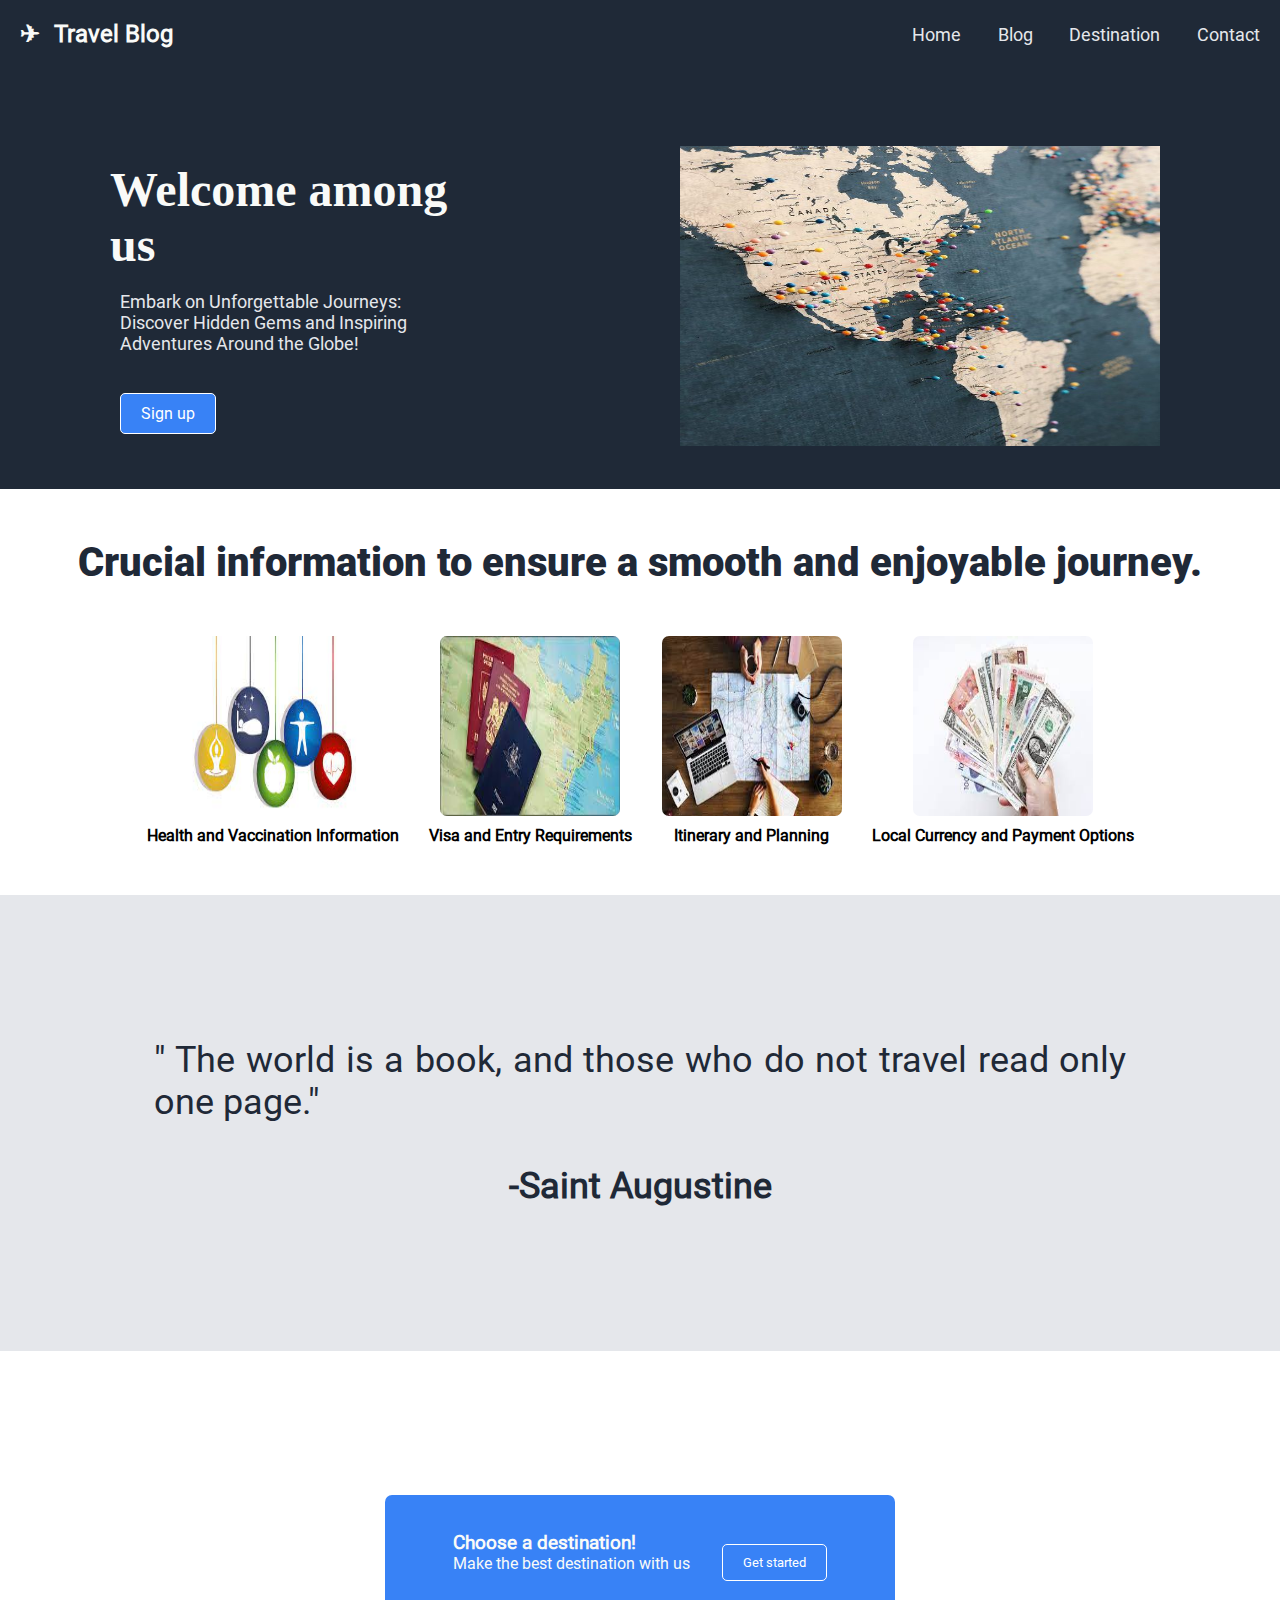
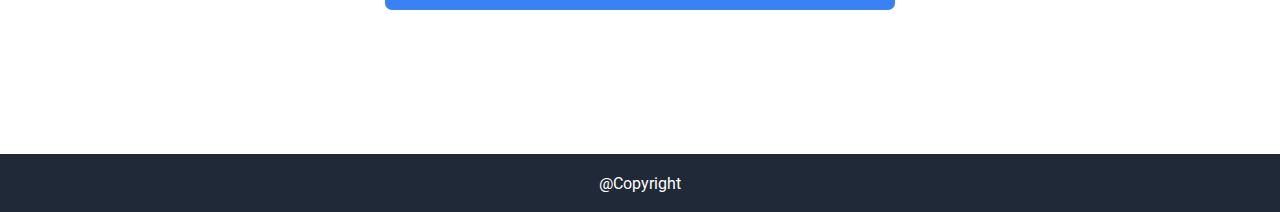
<file: index.html>
<!DOCTYPE html>
<html lang="en">
   <head>
      <meta charset="UTF-8">
      <meta name="viewport" content="width=device-width, initial-scale=1.0">
      <title> Travel Blog- Home</title>
      <link rel="stylesheet" href="./CSS/styles.css">
   </head>
   <body>
      <header>
         <h1>  <span>&#9992;</span>
            <span><Strong>Travel Blog</Strong></span>
         </h1>
         <nav>
            <ul>
              <li>
                <a class="logo-link" href="#home">Home</a>
              </li>
              <li>
                <a class="logo-link" href="./Pages/blog.html">Blog</a>
              </li>
              <li>
                <a class="logo-link" href="./Pages/destination.html">Destination</a>
              </li>
              <li>
                <a class="logo-link" href="./Pages/contact.html">Contact</a>
              </li>
            </ul>
          </nav>
      </header>
      <main>
      <section id="home">
         <br><br><br>
         <div class="hero">
            <div>
               <h2>Welcome among us</h2>
               <br>
               <p>Embark on Unforgettable Journeys: <br> Discover Hidden Gems and Inspiring <br>Adventures Around the Globe!</p>
               <br>
               <a href="./Pages/contact.html" class="cta-button">Sign up</a>
               <br><br>
            </div>
            &nbsp;&nbsp;&nbsp;&nbsp;&nbsp;&nbsp;&nbsp;&nbsp;&nbsp;&nbsp;&nbsp;&nbsp;&nbsp;&nbsp;&nbsp;&nbsp;&nbsp;&nbsp;&nbsp;&nbsp;&nbsp;&nbsp;&nbsp;&nbsp;&nbsp;&nbsp;&nbsp;&nbsp;
            &nbsp;&nbsp;&nbsp;&nbsp;&nbsp;&nbsp;&nbsp;&nbsp;&nbsp;&nbsp;&nbsp;&nbsp;&nbsp;&nbsp;&nbsp;&nbsp;&nbsp;&nbsp;&nbsp;&nbsp;&nbsp;&nbsp;&nbsp;&nbsp;&nbsp;&nbsp;&nbsp;&nbsp;    
            <div class="image">
               <img src="./images/Push Pin Map  Executive Style 13x19  Personalized - Etsy.jpg" alt="Explore the World">
               <br>
               <br>
            </div>
         </div>
      </section>
      
    <section class="second-section">
        <h3>Crucial information to ensure a smooth and enjoyable journey.</h3>
        <div class="container">
          <figure class="cards">
            <img src="./images/health.jpg" alt="health" />
            <figcaption>Health and Vaccination Information
            </figcaption>
          </figure>
          <figure class="cards">
            <img src="./images/visa.jpg" alt="visa" />
            <figcaption>Visa and Entry Requirements
            </figcaption>
          </figure>
          <figure class="cards">
            <img src="./images/iternary.jpg" alt="currency" />
            <figcaption>Itinerary and Planning
            </figcaption>
          </figure>
          <figure class="cards">
            <img src="./images/currency.jpg" alt="payment" />
            <figcaption>Local Currency and Payment Options
            </figcaption>
          </figure>
        </div>
      </section>
      <section >
         <div class="quote">
            <p>
               " The world is a book, and those who do not travel read only one page."
            </p>
            <br>
            <p>
               <b>-Saint Augustine</b>
            </p>
         </div>
      </section>
      <section class="fourth-section">
        <div class="call-to-action">
          <div>
            <h3>Choose a destination!</h3>
            <p>Make the best destination with us</p>
          </div>
          <a class="link-button" href="./Pages/destination.html">
            <button class="cta-button">
              Get started
            </button>
          </a>
        </div>
      </section>
    </main>
  
      <footer>
         @Copyright
      </footer>
   </body>
</html>
</file>
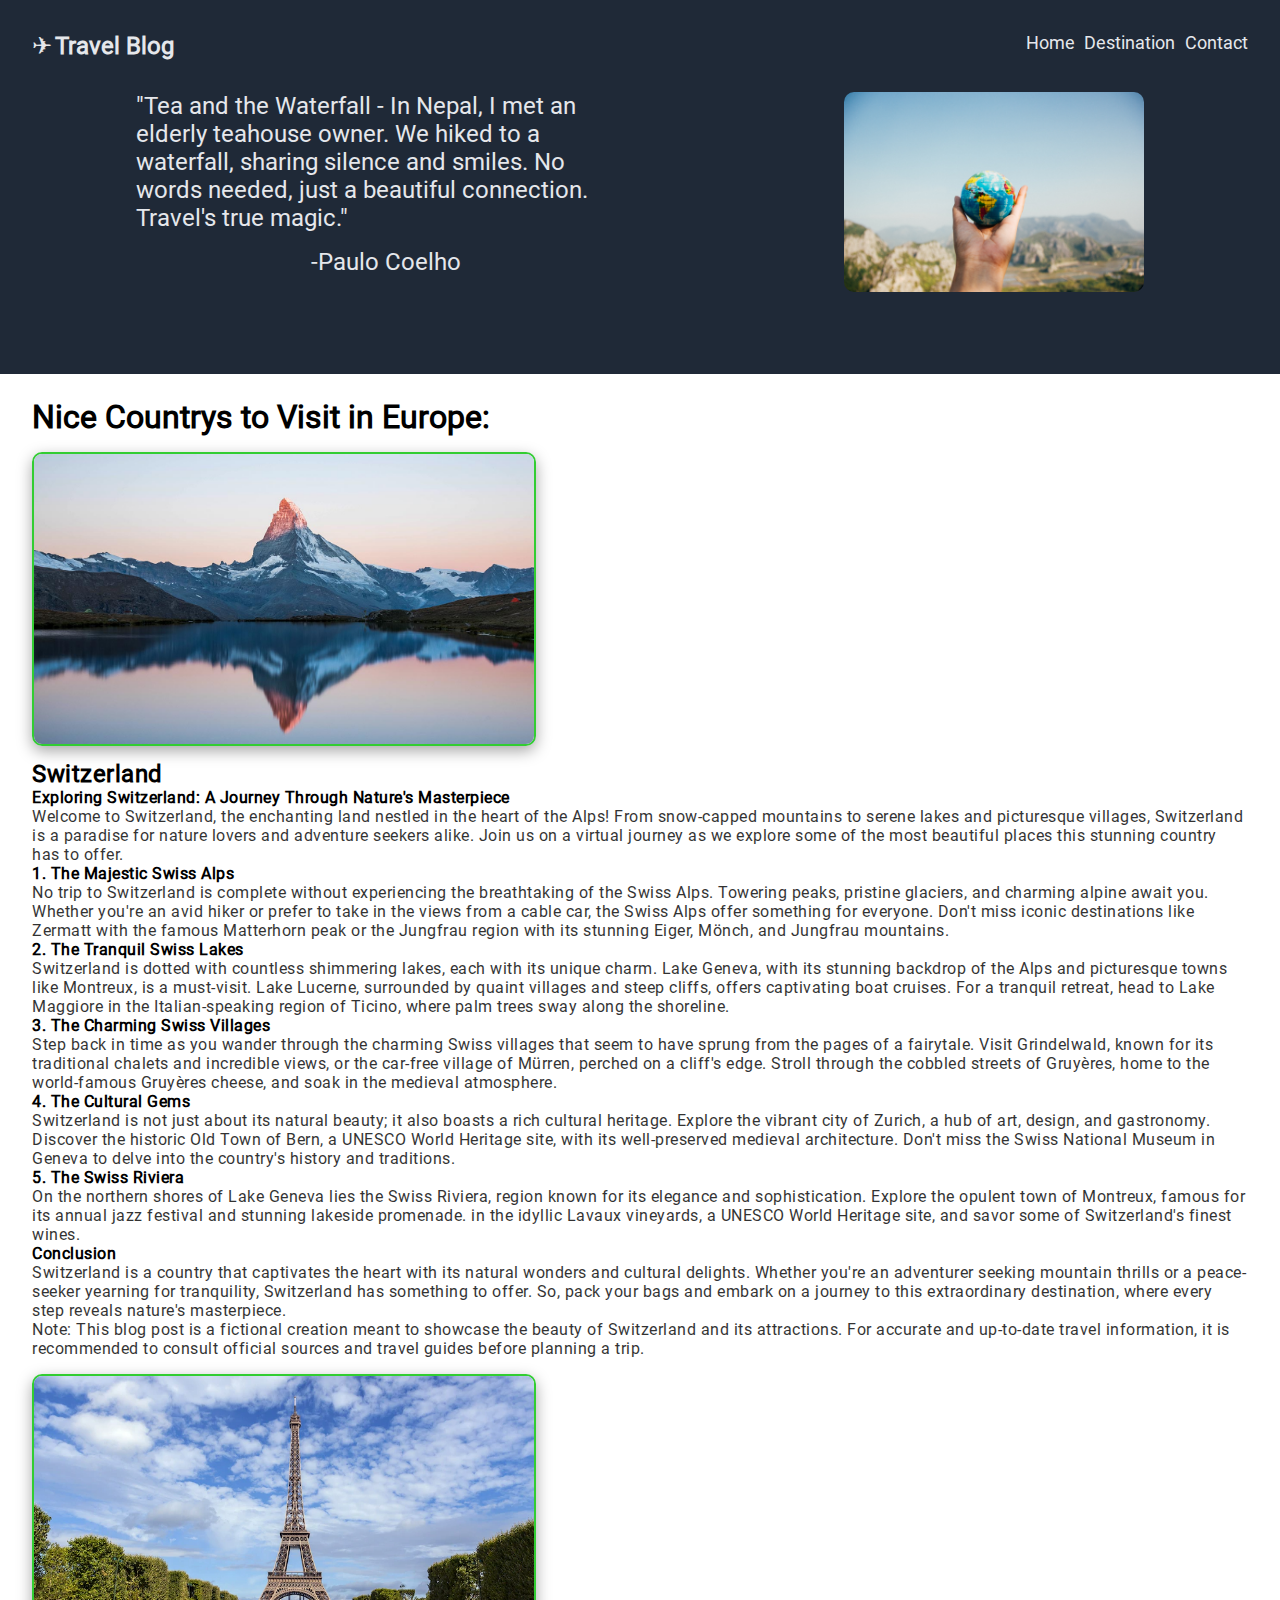
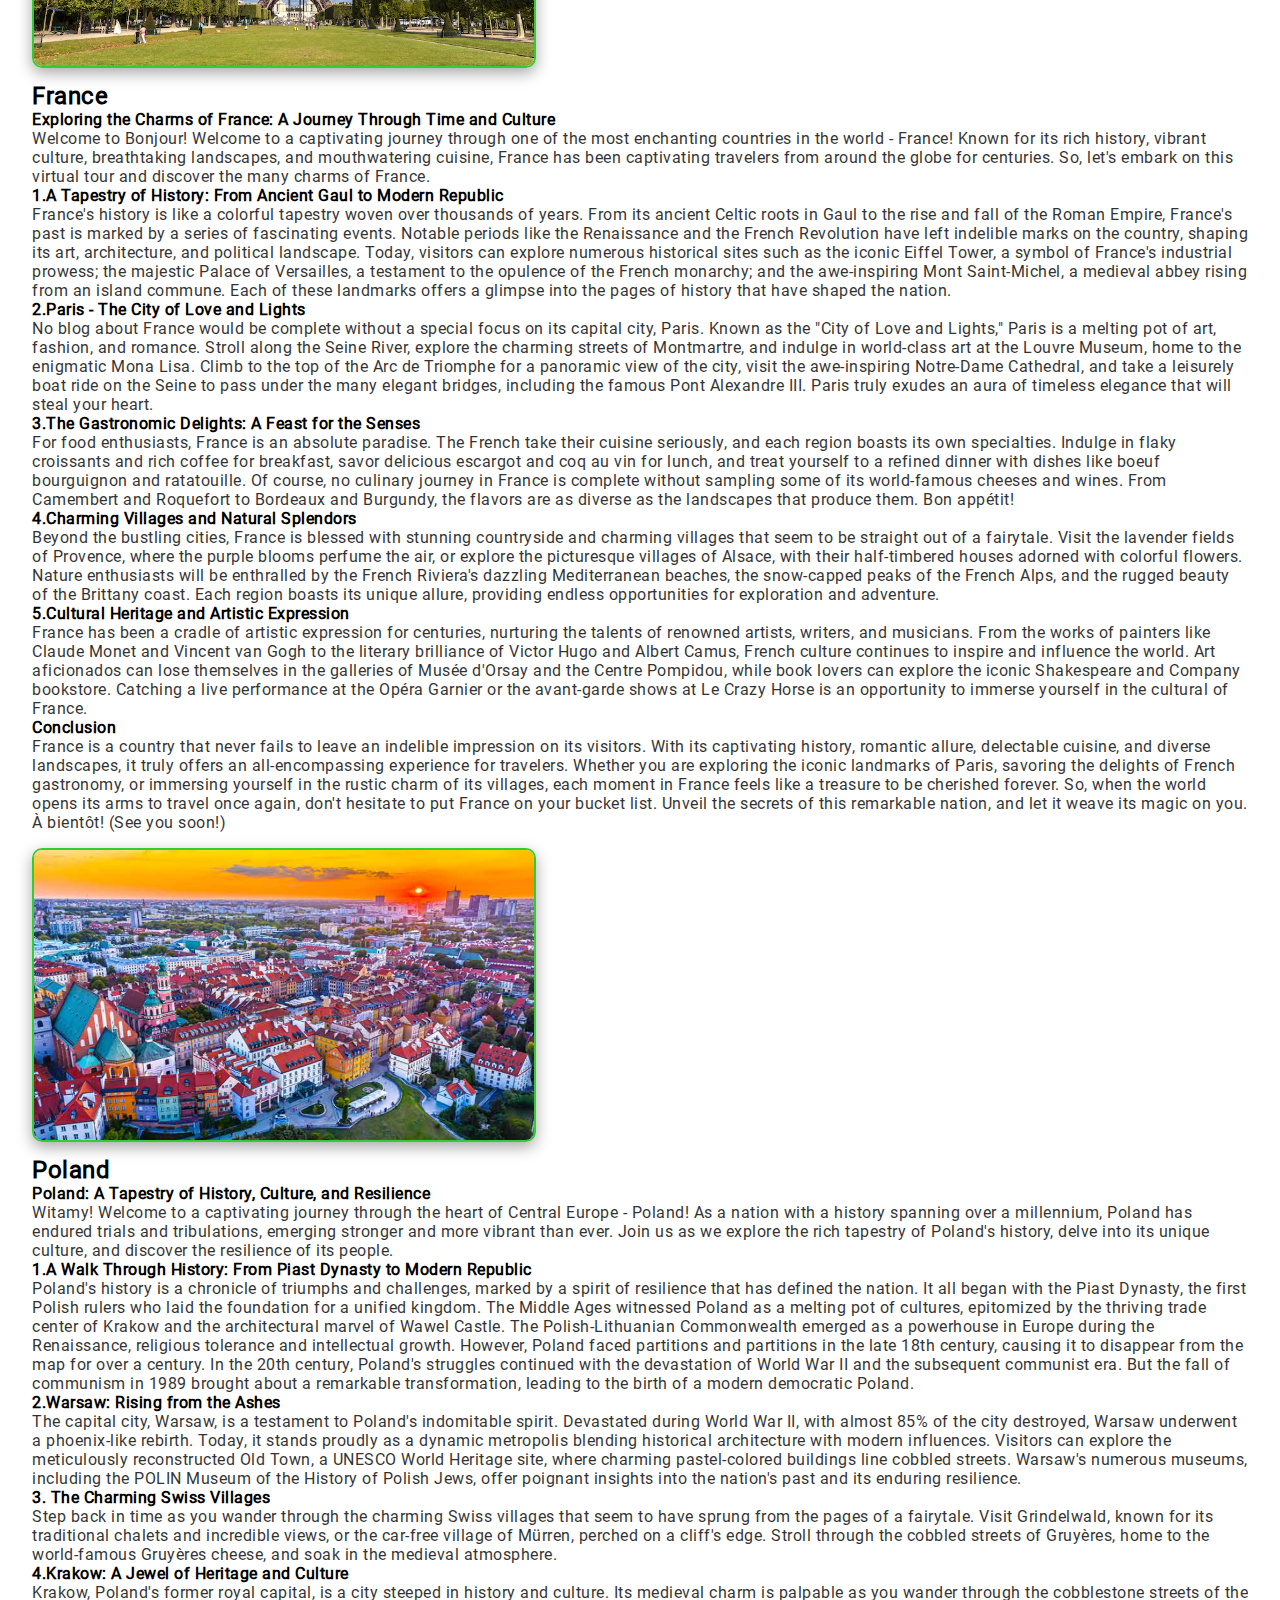
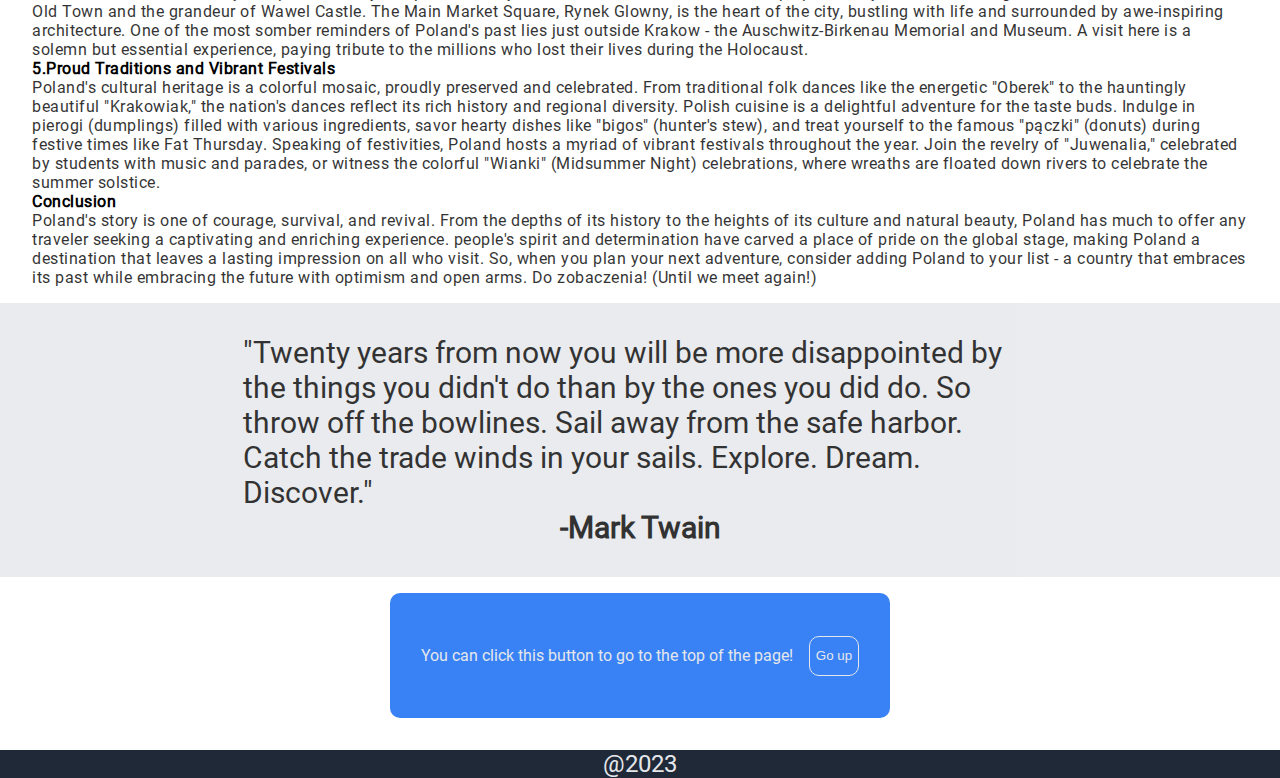
<file: Pages/blog.html>
<!DOCTYPE html>
<html>
<head>
    <meta charset="UTF-8">
    <meta name="viewport" content="width=device-width, initial-scale=1.0">
    <link  rel="stylesheet" href="../CSS/blog.css">
    <title>Blog Page</title>
</head>
<body>
  <header class="header" id="header">
    <div class="div1-header-container">
      <nav>
        <span class ="span1-header">
            &#9992;
            <p class="title1"><strong>Travel Blog</p></strong>
        </span>
        <ul class="nav1-links">
          <li><a href="../index.html">Home</a></li>
          <li><a href="../Pages/destination.html">Destination</a></li>
          <li><a href="../Pages/contact.html">Contact</a></li>
        </ul>
    </nav>
      <div class="box">
      <div class="moveable-box">
        <p>"Tea and the Waterfall -
        In Nepal, I met an elderly teahouse owner. 
        We hiked to a waterfall, sharing silence and smiles. 
        No words needed, just a beautiful connection. 
        Travel's true magic."</p>
        <p class="text-center">-Paulo Coelho</p>
        </div>
        <img class="image1" src="../images/travel.jpg" 
        alt="little glob on someones hand and nice, but blure mauntain view in bacground">
      </div>
    </div>
  </header>
  <main>
    <h1 class="h1-tag">Nice Countrys to Visit in Europe:</h1>
        <section class="articles">
                    <img class="image2" src="../images/switzerland.png" alt="Bern">
                    <h2 class="h2">Switzerland</h2>
                        <strong>
                            Exploring Switzerland: A Journey Through Nature's Masterpiece
                        </strong>
                    <p>Welcome to Switzerland, the enchanting land nestled in the heart of the Alps! From snow-capped mountains to serene lakes and picturesque villages, 
                        Switzerland is a paradise for nature lovers and adventure seekers alike. 
                        Join us on a virtual journey as we explore some of the most beautiful places 
                        this stunning country has to offer.</p>
                        <strong>1. The Majestic Swiss Alps</strong>
                    <p>No trip to Switzerland is complete without experiencing the breathtaking 
                    of the Swiss Alps. Towering peaks, pristine glaciers, and charming alpine 
                    await you. Whether you're an avid hiker or prefer to take in the views from 
                    a cable car, the Swiss Alps offer something for everyone. 
                    Don't miss iconic destinations like Zermatt with the famous Matterhorn peak
                    or the Jungfrau region with its stunning Eiger, Mönch, and Jungfrau mountains.</p>
                        <strong>2. The Tranquil Swiss Lakes</strong>
                    <p>Switzerland is dotted with countless shimmering lakes, 
                    each with its unique charm. Lake Geneva, with its stunning backdrop of the 
                    Alps and picturesque towns like Montreux, is a must-visit. 
                    Lake Lucerne, surrounded by quaint villages and steep cliffs, 
                    offers captivating boat cruises. For a tranquil retreat, 
                    head to Lake Maggiore in the Italian-speaking region of Ticino, 
                    where palm trees sway along the shoreline.</p>
                        <strong>3. The Charming Swiss Villages</strong>
                    <p>Step back in time as you wander through the charming Swiss villages that 
                    seem to have sprung from the pages of a fairytale. Visit Grindelwald, 
                    known for its traditional chalets and incredible views, 
                    or the car-free village of Mürren, perched on a cliff's edge. 
                    Stroll through the cobbled streets of Gruyères, home to the world-famous 
                    Gruyères cheese, and soak in the medieval atmosphere.</p>
                        <strong>4. The Cultural Gems</strong>
                    <p>Switzerland is not just about its natural beauty; it also boasts a rich 
                    cultural heritage. Explore the vibrant city of Zurich, a hub of art, 
                    design, and gastronomy. Discover the historic Old Town of Bern, 
                    a UNESCO World Heritage site, with its well-preserved medieval architecture. 
                    Don't miss the Swiss National Museum in Geneva to delve into the 
                    country's history and traditions.</p>
                        <strong>5. The Swiss Riviera</strong>
                    <p>On the northern shores of Lake Geneva lies the Swiss Riviera, 
                     region known for its elegance and sophistication. 
                    Explore the opulent town of Montreux, 
                    famous for its annual jazz festival and stunning lakeside promenade. 
                    in the idyllic Lavaux vineyards, a UNESCO World Heritage site, 
                    and savor some of Switzerland's finest wines.</p>
                        <strong>Conclusion</strong>
                    <p>Switzerland is a country that captivates the heart with its natural wonders
                    and cultural delights. Whether you're an adventurer seeking mountain 
                    thrills or a peace-seeker yearning for tranquility, 
                    Switzerland has something to offer. 
                    So, pack your bags and embark on a journey to this extraordinary 
                    destination, where every step reveals nature's masterpiece.</p>
                    <p>Note: This blog post is a fictional creation meant to showcase the beauty 
                    of Switzerland and its attractions. 
                    For accurate and up-to-date travel information, 
                    it is recommended to consult official sources and travel guides before 
                    planning a trip.</p>
                    <img class="image2" src="../images/france.png" alt="Paris">
                    <h2 class="h2">France</h2>
                        <strong>
                            Exploring the Charms of France: A Journey Through Time and Culture
                        </strong>
                    <p>Welcome to Bonjour! Welcome to a captivating journey through one of the most enchanting countries 
                        in the world - France! Known for its rich history, vibrant culture, breathtaking landscapes, 
                        and mouthwatering cuisine, France has been captivating travelers from around the globe for centuries. 
                        So, let's embark on this virtual tour and discover the many charms of France.</p>
                        <strong>1.A Tapestry of History: From Ancient Gaul to Modern Republic</strong>
                    <p>France's history is like a colorful tapestry woven over thousands of years. 
                        From its ancient Celtic roots in Gaul to the rise and fall of the Roman Empire, 
                        France's past is marked by a series of fascinating events. Notable periods like the Renaissance 
                        and the French Revolution have left indelible marks on the country, shaping its art, architecture, 
                        and political landscape.
                        Today, visitors can explore numerous historical sites such as the iconic Eiffel Tower, 
                        a symbol of France's industrial prowess; the majestic Palace of Versailles, 
                        a testament to the opulence of the French monarchy; and the awe-inspiring Mont Saint-Michel, 
                        a medieval abbey rising from an island commune. Each of these landmarks offers a glimpse into the pages of history 
                        that have shaped the nation.</p>
                        <strong>2.Paris - The City of Love and Lights</strong>
                    <p>No blog about France would be complete without a special focus on its capital city, Paris. 
                        Known as the "City of Love and Lights," Paris is a melting pot of art, fashion, and romance. 
                        Stroll along the Seine River, explore the charming streets of Montmartre, and indulge in world-class art 
                        at the Louvre Museum, home to the enigmatic Mona Lisa.
                        Climb to the top of the Arc de Triomphe for a panoramic view of the city, 
                        visit the awe-inspiring Notre-Dame Cathedral, and take a leisurely boat ride on the Seine to pass under 
                        the many elegant bridges, including the famous Pont Alexandre III. Paris truly exudes an aura of timeless 
                        elegance that will steal your heart.</p>
                        <strong>3.The Gastronomic Delights: A Feast for the Senses</strong>
                    <p>For food enthusiasts, France is an absolute paradise. The French take their cuisine seriously, 
                        and each region boasts its own specialties. Indulge in flaky croissants and rich coffee for breakfast, 
                        savor delicious escargot and coq au vin for lunch, and treat yourself to a refined dinner with dishes like boeuf bourguignon 
                        and ratatouille.
                        Of course, no culinary journey in France is complete without sampling some of its world-famous cheeses and wines. 
                        From Camembert and Roquefort to Bordeaux and Burgundy, the flavors are as diverse as the landscapes that produce them. 
                        Bon appétit!</p>
                        <strong>4.Charming Villages and Natural Splendors</strong>
                    <p>Beyond the bustling cities, France is blessed with stunning countryside and charming villages that seem 
                        to be straight out of a fairytale. Visit the lavender fields of Provence, 
                        where the purple blooms perfume the air, or explore the picturesque villages of Alsace, 
                        with their half-timbered houses adorned with colorful flowers.
                        Nature enthusiasts will be enthralled by the French Riviera's dazzling Mediterranean beaches, 
                        the snow-capped peaks of the French Alps, and the rugged beauty of the Brittany coast. 
                        Each region boasts its unique allure, providing endless opportunities for exploration and adventure.</p>
                        <strong>5.Cultural Heritage and Artistic Expression</strong>
                    <p>France has been a cradle of artistic expression for centuries, nurturing the talents of renowned artists, 
                        writers, and musicians. From the works of painters like Claude Monet and Vincent van Gogh to the literary 
                        brilliance of Victor Hugo and Albert Camus, French culture continues to inspire and influence the world.
                        Art aficionados can lose themselves in the galleries of Musée d'Orsay and the Centre Pompidou, 
                        while book lovers can explore the iconic Shakespeare and Company bookstore. Catching a live performance 
                        at the Opéra Garnier or the avant-garde shows at Le Crazy Horse is an opportunity to immerse yourself 
                        in the cultural of France.</p>
                        <strong>Conclusion</strong>
                    <p>France is a country that never fails to leave an indelible impression on its visitors. 
                        With its captivating history, romantic allure, delectable cuisine, and diverse landscapes, 
                        it truly offers an all-encompassing experience for travelers. Whether you are exploring the iconic landmarks of Paris, 
                        savoring the delights of French gastronomy, or immersing yourself in the rustic charm of its villages, 
                        each moment in France feels like a treasure to be cherished forever.
                        So, when the world opens its arms to travel once again, don't hesitate to put France on your bucket list. 
                        Unveil the secrets of this remarkable nation, and let it weave its magic on you. À bientôt! (See you soon!)</p>
                    <img class="image2" src="../images/poland.png" alt="Warsaw">
                    <h2 class="h2">Poland</h2>
                        <strong>
                            Poland: A Tapestry of History, Culture, and Resilience
                        </strong>
                    <p>Witamy! Welcome to a captivating journey through the heart of Central Europe - Poland! 
                        As a nation with a history spanning over a millennium, Poland has endured trials and tribulations, 
                        emerging stronger and more vibrant than ever. Join us as we explore the rich tapestry of Poland's history, 
                        delve into its unique culture, and discover the resilience of its people.</p>
                        <strong>1.A Walk Through History: From Piast Dynasty to Modern Republic</strong>
                    <p>Poland's history is a chronicle of triumphs and challenges, marked by a spirit of resilience that has defined the nation. 
                        It all began with the Piast Dynasty, the first Polish rulers who laid the foundation for a unified kingdom. 
                        The Middle Ages witnessed Poland as a melting pot of cultures, epitomized by the thriving trade center of Krakow 
                        and the architectural marvel of Wawel Castle.
                        The Polish-Lithuanian Commonwealth emerged as a powerhouse in Europe during the Renaissance, 
                         religious tolerance and intellectual growth. However, Poland faced partitions and partitions in the late 18th century, 
                         causing it to disappear from the map for over a century.
                        In the 20th century, Poland's struggles continued with the devastation of World War II and the subsequent communist era. 
                        But the fall of communism in 1989 brought about a remarkable transformation, leading to the birth of a modern democratic Poland.</p>
                        <strong>2.Warsaw: Rising from the Ashes</strong>
                    <p>The capital city, Warsaw, is a testament to Poland's indomitable spirit. Devastated during World War II, 
                        with almost 85% of the city destroyed, Warsaw underwent a phoenix-like rebirth. 
                        Today, it stands proudly as a dynamic metropolis blending historical architecture with modern influences.
                        Visitors can explore the meticulously reconstructed Old Town, a UNESCO World Heritage site, 
                        where charming pastel-colored buildings line cobbled streets. Warsaw's numerous museums, 
                        including the POLIN Museum of the History of Polish Jews, offer poignant insights into the nation's past and 
                        its enduring resilience.</p>
                        <strong>3. The Charming Swiss Villages</strong>
                    <p>Step back in time as you wander through the charming Swiss villages that 
                    seem to have sprung from the pages of a fairytale. Visit Grindelwald, 
                    known for its traditional chalets and incredible views, 
                    or the car-free village of Mürren, perched on a cliff's edge. 
                    Stroll through the cobbled streets of Gruyères, home to the world-famous 
                    Gruyères cheese, and soak in the medieval atmosphere.</p>
                        <strong>4.Krakow: A Jewel of Heritage and Culture</strong>
                    <p>Krakow, Poland's former royal capital, is a city steeped in history and culture. 
                        Its medieval charm is palpable as you wander through the cobblestone streets of the Old Town and the grandeur of Wawel Castle. 
                        The Main Market Square, Rynek Glowny, is the heart of the city, bustling with life and surrounded by awe-inspiring architecture.
                        One of the most somber reminders of Poland's past lies just outside Krakow - the Auschwitz-Birkenau Memorial and Museum. 
                        A visit here is a solemn but essential experience, paying tribute to the millions who lost their lives during the Holocaust.</p>
                        <strong>5.Proud Traditions and Vibrant Festivals</strong>
                    <p>Poland's cultural heritage is a colorful mosaic, proudly preserved and celebrated. 
                        From traditional folk dances like the energetic "Oberek" to the hauntingly beautiful "Krakowiak," the nation's 
                        dances reflect its rich history and regional diversity.
                        Polish cuisine is a delightful adventure for the taste buds. Indulge in pierogi (dumplings) filled with various ingredients, 
                        savor hearty dishes like "bigos" (hunter's stew), and treat yourself to the famous "pączki"
                        (donuts) during festive times like Fat Thursday.
                        Speaking of festivities, Poland hosts a myriad of vibrant festivals throughout the year. 
                        Join the revelry of "Juwenalia," celebrated by students with music and parades, or witness the colorful "Wianki"
                        (Midsummer Night) celebrations, where wreaths are floated down rivers to celebrate the summer solstice.</p>
                        <strong>Conclusion</strong>
                    <p>Poland's story is one of courage, survival, and revival. 
                        From the depths of its history to the heights of its culture and natural beauty, 
                        Poland has much to offer any traveler seeking a captivating and enriching experience. 
                         people's spirit and determination have carved a place of pride on the global stage, 
                         making Poland a destination that leaves a lasting impression on all who visit. So, when you plan your next adventure, 
                         consider adding Poland to your list - a country that embraces its past while embracing the future with optimism 
                         and open arms. Do zobaczenia! (Until we meet again!)</p>
        </section>
        <blockquote class="quote">
            "Twenty years from now you will be more disappointed by the things 
            you didn't do than by the ones you did do. 
            So throw off the bowlines. Sail away from the safe harbor. 
            Catch the trade winds in your sails. Explore. Dream. Discover." 
            <strong class="quote-writer">-Mark Twain</strong>
        </blockquote>
        <div class="blue-box">
            <p class="blue-box-text">
            You can click this button to go to the top of the page!
            </p>
                <!-- <p class="but4">Sign Up</p> -->
                <a href="#header" class="but4">
                    <button>
                        Go up
                    </button>
                </a>
        </div>
    </main>
    <footer class="footer">
        <!-- <a class="but2" href="#header"><button class="button-footer">&uarr;</button></a> -->
        <p class="footer-text">
            @2023
        </p>
    </footer>
</body>
</html>
</file>
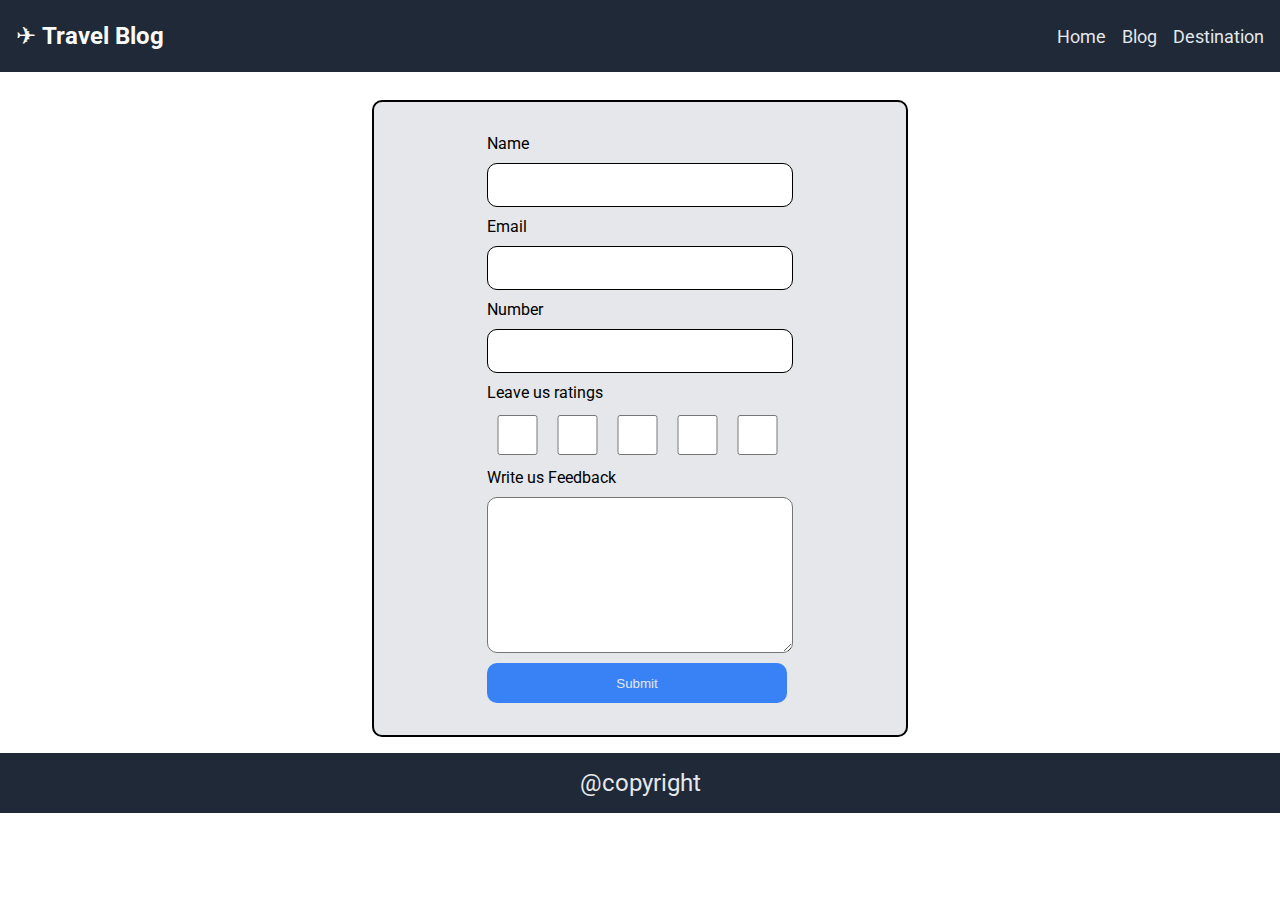
<file: Pages/contact.html>
<!DOCTYPE html>
<html lang="en">
    <head>
        <meta charset="UTF-8">
        <meta name="viewport" content="width=device-width, initial-scale=1.0">
        <title>Contact</title>
        <link rel="stylesheet" href="../CSS/Destination.css">
        <link rel="stylesheet" href="../CSS/contact.css">
        <link rel="stylesheet" href="https://fonts.googleapis.com/css?family=Roboto">
    </head>
    <body>
        <header class="header" id="header">
            <nav class="nav-header">
                <div class ='logo'> 
                    <span>&#9992;</span>
                    <span><Strong>Travel Blog</Strong></span>
                </div>
                <div class="menu"> 
                    <div class="option">
                    <a href="../index.html">Home</a>
                    </div>
                    <div class="option"><a href="blog.html">Blog</a></div>
                    <div class="option"><a href="destination.html">Destination</a>
                    </div>
                </div>
            </nav>
        </header>
        <main>
            <form action="../index.html">
                <label for="name">Name</label>
                <input type="text" name="name" id="name">
                <label for="email">Email</label>
                <input type="email" name="email" id="email">
                <label for="number">Number</label>
                <input type="number" name="number" id="number">
                <label for="ratings">Leave us ratings</label>
                <div id="ratings">
                    <input type="checkbox" name="rating" id="rating">
                    <input type="checkbox" name="rating" id="rating">
                    <input type="checkbox" name="rating" id="rating">
                    <input type="checkbox" name="rating" id="rating">
                    <input type="checkbox" name="rating" id="rating">
                </div>
                <label for="Feedback">Write us Feedback</label>
                <textarea name="Feedback" id="Feedback" cols="30" rows="10"></textarea>
                <button id="btn-submit" type="submit">Submit</button>
            </form>
        </main>
        <footer class="footer">
            <p class="text-center footer-txt">
                @copyright
            </p>
        </footer>
    </body>
</html>
</file>
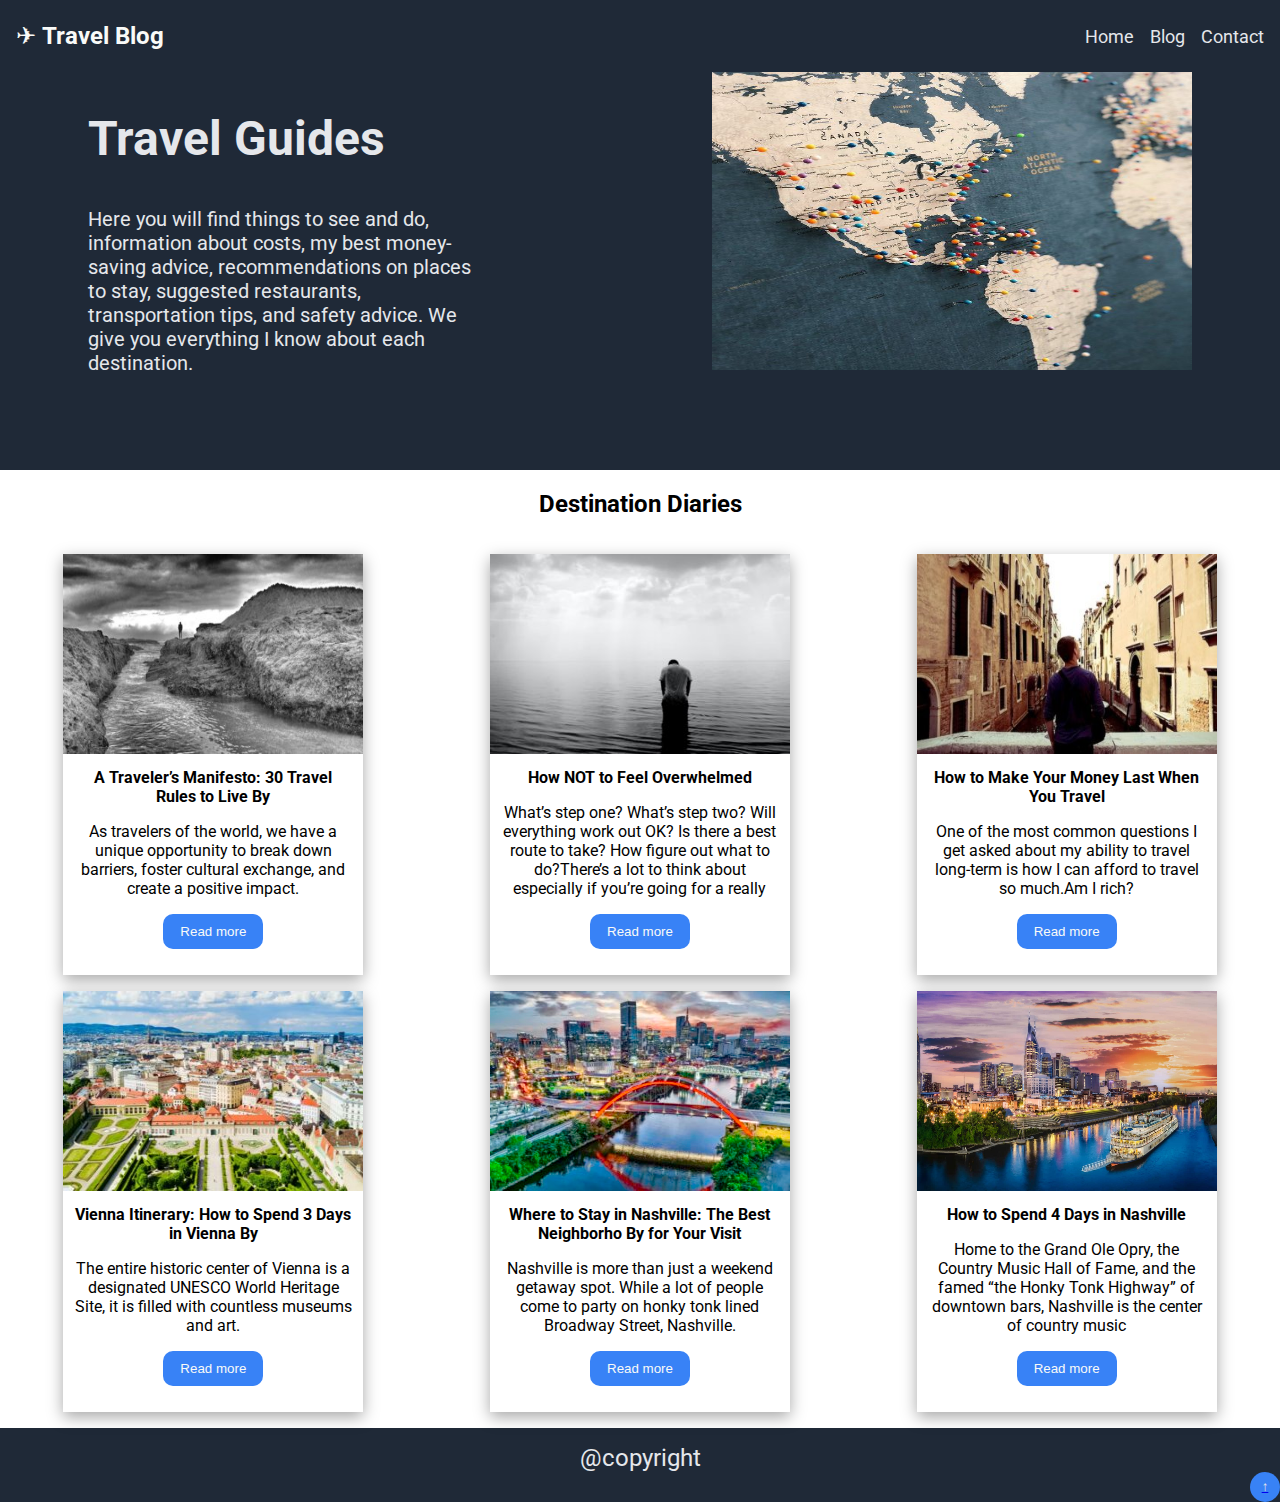
<file: Pages/destination.html>
<!DOCTYPE html>
<html lang="en">
    <head>
        <meta charset="UTF-8">
        <meta name="viewport" content="width=device-width, initial-scale=1.0">
        <title>Destination Page</title>
        <link rel="stylesheet" href="../CSS/Destination.css">
        <link rel="stylesheet" href="https://fonts.googleapis.com/css?family=Roboto">
    </head>
    <body id="body">
        <header class="header" id="header">
            <nav class="nav-header">
                <div class ='logo'> 
                    <span>&#9992;</span>
                    <span><Strong>Travel Blog</Strong></span>
                </div>
                <div class="menu"> 
                    <div class="option" >
                        <a href="../index.html">Home</a>
                    </div>
                    <div class="option"><a href="blog.html">Blog</a></div>
                    <div class="option"><a href="contact.html">Contact</a></div>
                </div>
            </nav>
        </header>
        <main>
            <section class="section-1">
                <div>
                    <h2>Travel Guides</h2>
                    <p>
                        Here you will find things to see and do, information about costs, my best money-saving advice, 
                        recommendations on places to stay, suggested restaurants, transportation tips, and safety advice.
                         We give you everything I know about each destination.
                    </p>
                </div>
                <img class="img-1 text-center" src="../images/Push Pin Map  Executive Style 13x19  Personalized - Etsy.jpg" alt="world-map">
            </section>
            <section>
                <h2 class="text-center">Destination Diaries</h2>
                <aside>
                    <div class="article-container">
                        <figure class="text-center">
                            <img class="img" src="../images/travelersmanifesto-400x227.jpg" alt="Destination">
                            <figcaption>
                                <strong>A Traveler’s Manifesto: 30 Travel Rules to Live By</strong>
                                <p>
                                    As travelers of the world, we have a unique opportunity to break down barriers,
                                    foster cultural exchange, and create a positive impact.
                                </p>
                                <a href="https://www.nomadicmatt.com/travel-blogs/travel-manifesto/" target="_blank">
                                    <button class="btn">Read more</button>
                                </a> 
                            </figcaption>
                        </figure>  
                        <figure class="text-center">
                            <img class="img" src="../images/viennathreeday-335x200.jpeg" alt="Destination">
                            <figcaption><strong>Vienna Itinerary: How to Spend 3 Days in Vienna By</strong>
                                <p>
                                    The entire historic center of Vienna is a designated UNESCO World Heritage Site,
                                    it is filled with countless museums and art.
                                </p>
                                <a href="https://www.nomadicmatt.com/travel-blogs/3-day-vienna-itinerary/" target="_blank">
                                    <button class="btn">Read more</button>
                                </a>
                            </figcaption>
                        </figure>
                    </div>
                    <div class="article-container">
                        <figure class="text-center">
                            <img class="img" src="../images/overwhelmed-335x200.jpg" alt="Destination">
                            <figcaption><strong>How NOT to Feel Overwhelmed</strong>
                                <p>
                                    What’s step one? What’s step two? Will everything work out OK? Is there a 
                                    best route to take? How figure out what to do?There’s a lot to think about
                                    especially if you’re going for a really
                                </p>
                                <a href="https://www.nomadicmatt.com/travel-blogs/feeling-overwhelmed" target="_blank">
                                    <button class="btn">Read more</button>
                                </a>
                            </figcaption>
                        </figure>
                        <figure class="text-center">
                            <img class="img" src="../images/nashvillestay-335x200.jpeg" alt="Destination">
                            <figcaption>
                                <strong>Where to Stay in Nashville: The Best Neighborho By for Your Visit</strong>
                                <p>
                                    Nashville is more than just a weekend getaway spot. While a lot of people come to 
                                    party on honky tonk lined Broadway Street, Nashville.
                                </p>
                                <a href="https://www.nomadicmatt.com/travel-blogs/where-to-stay-nashville/" target="_blank">
                                    <button class="btn">Read more</button>
                                </a>
                            </figcaption>
                        </figure>
                    </div>
                    <div class="article-container">
                        <figure class="text-center">
                            <img class="img" src="../images/moneylast07-400x234.jpg" alt="Destination">
                            <figcaption><strong>How to Make Your Money Last When You Travel</strong>
                                <p>
                                    One of the most common questions I get asked about my ability to travel 
                                    long-term is how I can afford to travel so much.Am I rich?
                                </p>
                                <a href="https://www.nomadicmatt.com/travel-blogs/make-your-money-last/" target="_blank">
                                    <button class="btn">Read more</button>
                                </a>
                            </figcaption>
                        </figure>
                        <figure class="text-center">
                            <img class="img" src="../images/nashvillitinerary.jpeg" alt="Destination">
                            <figcaption>
                                <strong>How to Spend 4 Days in Nashville</strong>   
                                <p>
                                    Home to the Grand Ole Opry, the Country Music Hall of Fame, and the famed
                                    “the Honky Tonk Highway” of downtown bars, Nashville is the center of country music
                                </p>
                                <a href="https://www.nomadicmatt.com/travel-blogs/nashville-itinerary/" target="_blank">
                                    <button class="btn">Read more</button>
                                </a>
                            </figcaption>
                        </figure>
                    </div>
                </aside>
            </section>
        </main>
        <footer class="footer">
            <p class="text-center footer-txt">
                @copyright
            </p>
            <a class="a-btn" href="#header"><button class="btn-footer">&uarr;</button></a>
        </footer>
    </body>
</html>
</file>
<file: CSS/styles.css>
@font-face {
    font-family: 'Roboto-regular';
    src: url(../Roboto/Roboto-Regular.ttf) format(truetype);
    font-weight: normal;
}

@font-face {
    font-family: 'Roboto-black';
    src: url(../Roboto/Roboto-Black.ttf) format(truetype);
    font-weight: extra-bold;
}

@font-face {
    font-family: 'Roboto-light-italics';
    src: url(../Roboto/Roboto-LightItalic.ttf) format(truetype);
    font-weight: light-italic;
}

* {
    margin: 0;
    padding: 0;
    box-sizing: border-box;
    font-family: Roboto-regular;
}
.fourth-section {
	color: #f9faf8;
    display: flex;
    justify-content: center;
    align-items: center;
    padding: 16vh 12vw;
	margin: 0;
}

.call-to-action {
    display: flex;
    align-items: center;
    justify-content: center;
    background-color: #3882f6;
    border-radius: 7px;
    padding: 3% 7%;
    border: none;
}
.link-button {
    text-decoration: none;
}
h1 {
	font-family: monospace;
	font-size: 24px;
	Color: #f9faf8;
}

h2 {
	font-size: 48px;
	font-family: "roboto-bold";
	Color: #f9faf8;
	margin-left: 90px;
}

header {
	background-color: #1f2937;
	color: #fff;
	padding: 20px;
	display: flex;
	justify-content: space-between;
	align-items: center;
}

#home {
	background-color: #1f2937;
}

.hero {
	display: flex;
	flex-direction: row;
	align-content: center;
	align-items: center;
	justify-content: center;
	padding: 20px;
}

.hero p {
	font-size: 18px;
	color: #e5e7eb;
	margin-left: 100px;
}

.hero .cta-button {
	margin-left: 100px;

}

.image img {
	height: 300px;
	width: 480px;
	border-radius: 0%;
	margin-right: 100px;
}
.second-section {
    display: flex;
    flex-direction: column;
    align-items: center;
	justify-content: center;
    margin-top: 50px;
}

.second-section h3 {
    font-family: 'Roboto-black', sans-serif;
    font-size: 40px;
    color: #1F2937;
}

.container {
    display: flex;
	justify-content: center;
    gap: 30px;
}

.cards {
    display: flex;
    flex-direction: column;
    align-items: center;
	justify-content: center;
    margin-top: 50px;
    margin-bottom: 50px;
}

.cards img {
    width: 180px;
    height: 180px;
    border-radius: 7px;
}

figcaption {
    font-weight: bold;
    margin-top: 10px;
}


nav {
	display: flex;
	align-items: center;
}
.container p {
	font-size: 18px;
	line-height: 1.6;
}

.cta-button {
	display: inline-block;
	margin-top: 20px;
	padding: 10px 20px;
	background-color: #3882f6;
	color: #fff;
	text-decoration: none;
	border-radius: 5px;
	transition: background-color 0.3s ease;
        border: 1px solid white;
        margin-left: 32px;
}

.cta-button:hover {
	background-color:#f9faf8;
    color: #1F2937;
}


.quote {
    background-color: #E5E7EB;
    display: flex;
    flex-direction: column;
    align-items: center;
    padding: 16vh 12vw;
    font-family: 'Roboto-light-italics', sans-serif;
    text-align: justify;
    color: #1F2937;
    font-size: 36px;
}

footer {
	background-color: #1f2937;
	color: #fff;
	padding: 20px;
	text-align: center;
}
ul {
    width: 360px;
    display: flex;
    list-style: none;
    justify-content: space-between;
}

li {
    padding-left: 12px;
    font-family: Roboto-regular, sans-serif;
    font-size: 18px;
}
.logo-link {
    color: #E5E7EB;
    text-decoration: none;
    transition: 0.7s ease-in-out;
}
</file>
<file: CSS/blog.css>
html {
  scroll-behavior: smooth;
  font-family: Roboto-regular;
}
* {
  margin: 0;
}
@font-face {
  font-family: 'Roboto' ;
  src: url(Roboto/Roboto-Bold.ttf);
}
@font-face {
  font-family: 'Roboto-regular';
  src: url(../Roboto/Roboto-Regular.ttf) format(truetype);
  font-weight: normal;
}

@font-face {
  font-family: 'Roboto-black';
  src: url(../Roboto/Roboto-Black.ttf) format(truetype);
  font-weight: extra-bold;
}

@font-face {
  font-family: 'Roboto-light-italics';
  src: url(../Roboto/Roboto-LightItalic.ttf) format(truetype);
  font-weight: light-italic;
}
.header {
  position: absolute;
  top: 0;
  left: 0;
  right: 0;
  background-color:#1F2937;
  color:  #E5E7EB;
  padding: 2rem;
}

.span1-header {
  display: flex;
  align-items: center;
  font-size: 24px;
  gap: 0.2rem;
}
nav {
  display: flex;
  flex-direction: row;
  justify-content: space-between;
  margin-bottom: 1rem;
}
.nav1-links {
  display: flex;
  flex-direction: row;
  gap: 0.6rem;
  list-style: none;
  font-size: 18px;
}

.nav1-links  a{
  text-decoration: none;
  color: #E5E7EB;
}
.nav1-links a:hover {
  text-decoration: underline;
}
.box {
  display: flex;
  flex-direction: row;
  justify-content: space-around;
  margin-top: 2rem;
}
.moveable-box {
  display: flex;
  flex-direction: column;
  font-size: 24px;
  width: 500px;
}
.text-center {
  text-align: center;
  margin-top: 1rem;
}
.image1{
  width: 300px;
  height: 200px;
  border-radius: 10px;
  margin-bottom: 50px;
}
main {
  margin-top: 366px;
  padding: 2rem;
}
.image2 {
  margin-top: 16px;
  margin-bottom: 10px;
  width: 500px;
  height: 290px;
  border: 2px solid limegreen;
  box-shadow: rgba(0, 0, 0, 0.35) 0px 5px 15px;
  border-radius: 10px;
}
.articles h2 {
  font-weight: 600;
  font-size: 24px;
}
.articles{
  letter-spacing: 0.5px;
}
.articles p {
  opacity: 0.8;
}

.quote {
  display: flex;
  flex-direction: column;
  background-color: #E5E7EB;
  font-size: 30px;
  align-items: center;
  margin-left: -2rem;
  margin-right: -2rem;
  padding-left: 20%;
  padding-right: 20%;
  padding-top:2rem;
  padding-bottom:2rem;
  opacity: 0.8;
  margin-top: 1rem;
  margin-bottom: 1rem;
}
.blue-box {
  background-color: #3882F6;
  display: flex;
  flex-direction: row;
  align-items: center;
  justify-content: center;
  gap: 1rem;
  height: 125px;
  color: #E5E7EB;
  border-radius: 10px;
  width: 500px;
  margin-left: auto;
  margin-right: auto;
}
button {
  height: 40px;
  border-radius: 10px;
  border: 1px solid #E5E7EB;
  background-color: #3882F6;
  color: #E5E7EB;
}
.footer {
  background-color: #1F2937;
  color: #E5E7EB;
  text-align: center;
  font-size: 24px;
}
</file>
<file: CSS/Destination.css>
html {
    scroll-behavior: smooth;
    font-family: 'Roboto';
}
body {
    margin: 0;
}
.header {
    color: #E5E7EB;
    font-size: 18px;
    position: absolute;
    top: 0;
    left: 0;
    right: 0;
}
.menu a {
    color: #E5E7EB;
    text-decoration: none;
}
.menu a:hover {
    text-decoration: underline;
}
.nav-header {
    background-color: #1F2937;
    height: 40px;
    display: flex;
    flex-direction: row;
    align-items: center;
    justify-content: space-between;
    padding: 1rem;
}
.logo {
    font-size: 24px;
    color: #F9FAF8;
}
main {
    margin-top: 70px;
}
.section-1 {
    background-color: #1F2937;
    color: #E5E7EB;
    display: flex;
    flex-direction: row;
    justify-content: space-around;
    gap: 3rem;
}
.section-1 h2 {
    font-size: 48px;
}
.section-1 div {
    width: 400px;
}
.section-1 p {
    font-size: 20px;
}
.img-1 {
    width: 480px;
    height: 300px;
    margin-bottom: 100px;
} 
.menu {
    display: flex;
    flex-direction: row;
    gap: 1rem;
}
.text-center {
    text-align: center;
}
aside {
    display: flex;
    flex-direction: row;
    justify-content: space-around;
}

figure {
    width: 300px;
    box-shadow: rgba(0, 0, 0, 0.35) 0px 5px 15px;
}
figcaption {
    padding: 10px 10px 10px 10px;
}

.btn{
    background-color: #3882F6;
    height: 35px;
    width: 100px;
    color: #F9FAF8;
    border: none;
    border-radius: 10px;
    margin-bottom: 16px;
}
.btn:hover{
    opacity: 0.8;
}
.img {
    width:300px;
    height: 200px;
}
.footer {
    background-color:#1F2937;
}
.footer-txt {
    font-size: 24px;
    color: #E5E7EB;
    padding-top: 16px;
    margin: 0;
}
.btn-footer {
    border-radius: 50%;
    background-color: #3882F6;
    color: #E5E7EB;
    height: 30px;
    width: 30px;
    border: none;
}
.a-btn {
    display: flex;
    flex-direction: row;
    justify-content: flex-end;
}
</file>
<file: CSS/contact.css>
main {
    display: flex;
    margin-left: auto;
    margin-right: auto;
    justify-content: center;
    background-color: #E5E7EB;
    width: 500px;
    border: 2px solid;
    border-radius: 10px;
    margin-bottom: 1rem;
    padding: 1rem;
    margin-top: 100px;
}
form{
    display: flex;
    flex-direction: column;
    margin-top: 16px;
    gap: 10px;
}
input{
    height: 40px;
    width: 300px;
    border-radius: 10px;
    border: 1px solid;
}
#Feedback {
    width: 300px;
    border-radius: 10px;
}
#ratings {
    display: flex;
    flex-direction: row;
    width: 300px;
}
#btn-submit {
    width: 300px;
    border-radius: 10px;
    height: 40px;
    border: none;
    background-color: #3882F6;
    color: #E5E7EB;
    margin-bottom: 16px;
}
#btn-submit:hover {
    opacity: 0.8;
}
.footer-txt {
    padding-bottom: 16px;
}
</file>
